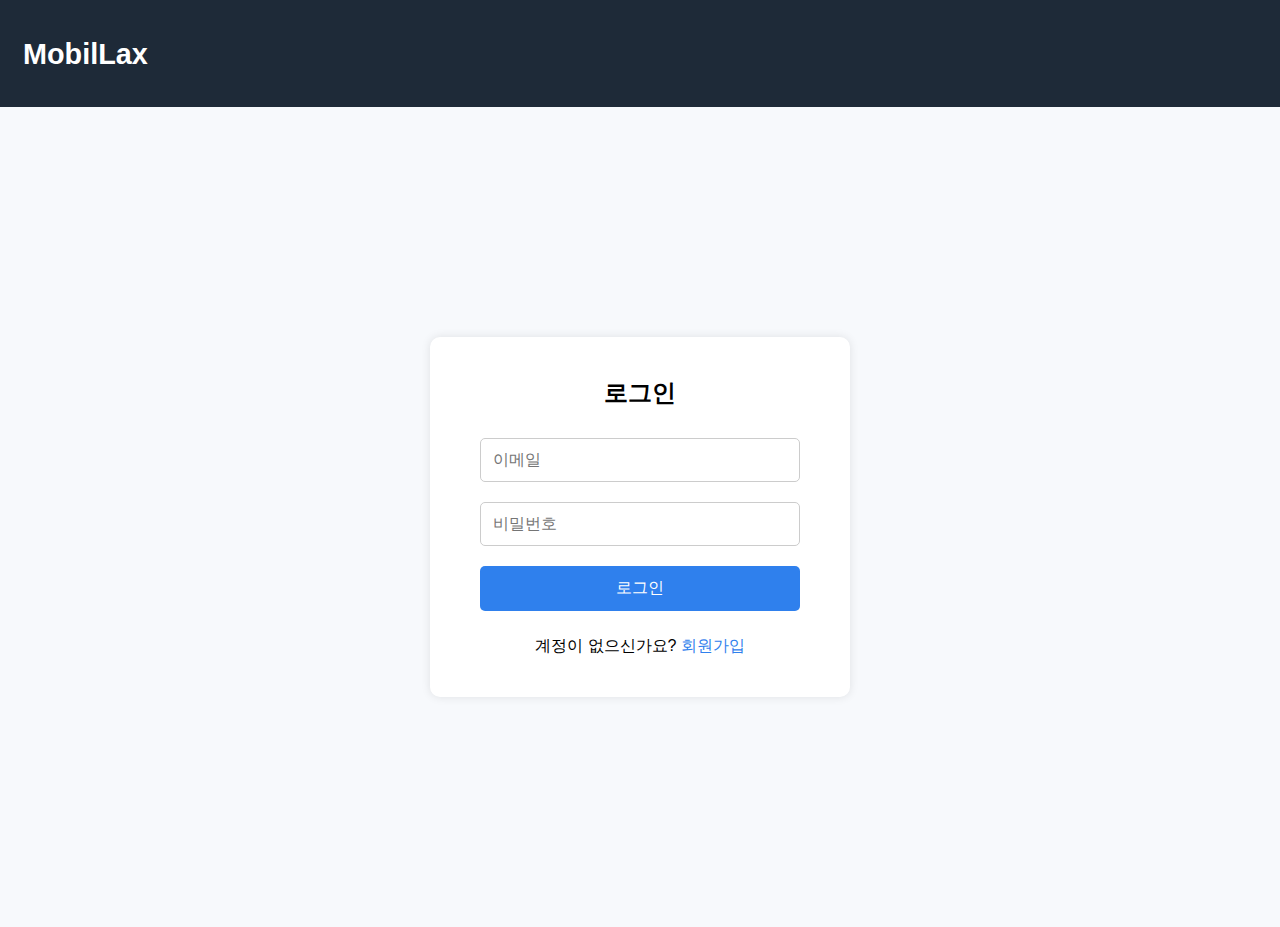
<file: login.html>
<!DOCTYPE html>
<html lang="ko">
<head>
  <meta charset="UTF-8">
  <title>MobilLax - 로그인</title>
  <link href="css/login.css" type="text/css" rel="stylesheet">
  </style>
</head>
<body>
  <header>
    <h1><a href="index.html">MobilLax</a></h1>
  </header>
  <div class="form-wrapper">
    <div class="form-box">
      <h2>로그인</h2>
      <input type="email" placeholder="이메일">
      <input type="password" placeholder="비밀번호">
      <button onclick="alert('로그인 기능은 준비 중입니다')">로그인</button>
      <div class="link">계정이 없으신가요? <a href="singup.html">회원가입</a></div>
    </div>
  </div>
</body>
</html>
</file>
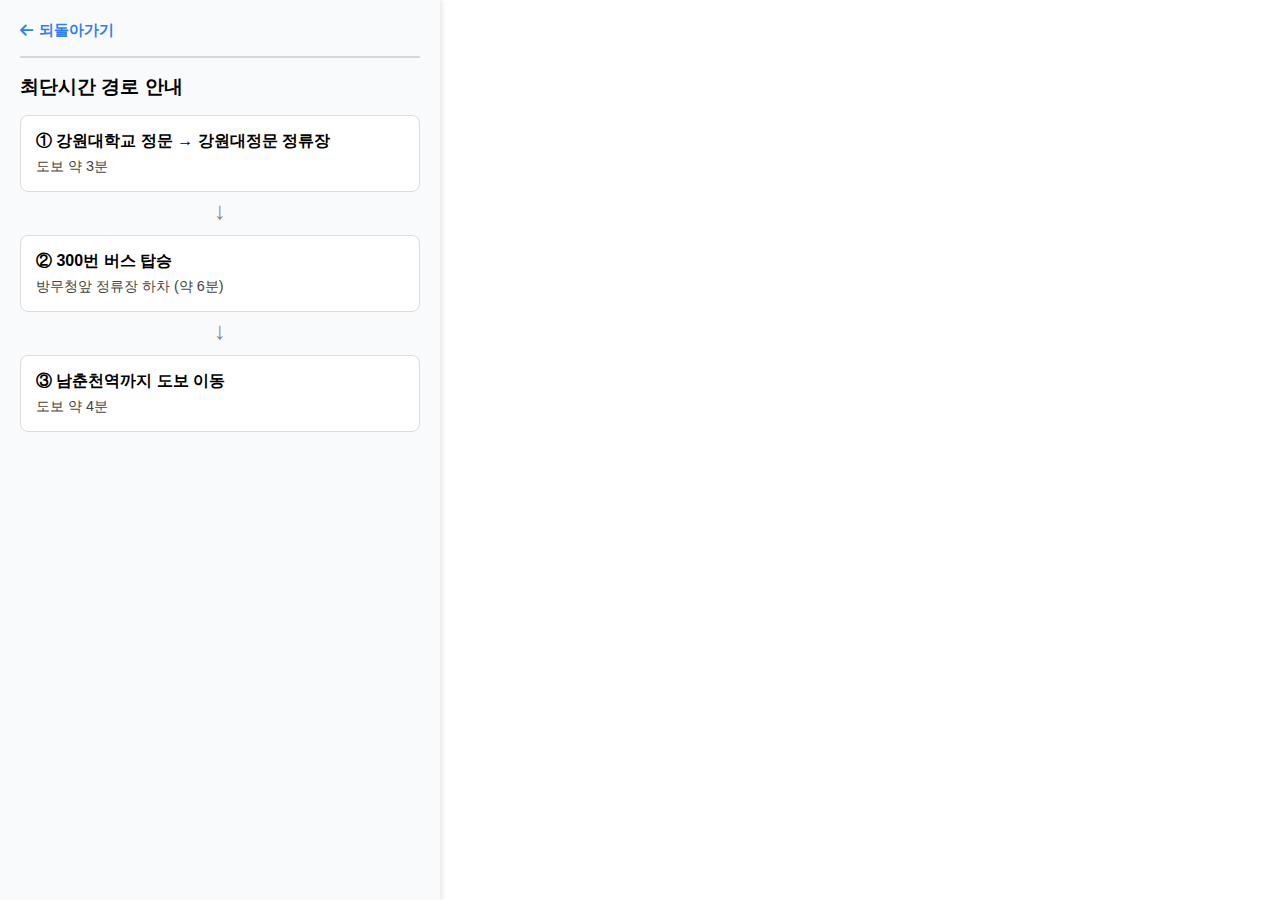
<file: route.html>
<!DOCTYPE html>
<html lang="ko">
<head>
  <meta charset="UTF-8">
  <meta name="viewport" content="width=device-width, initial-scale=1.0">
  <title>MobilLax - 최단시간 상세경로</title>
  <link rel="stylesheet" href="https://cdnjs.cloudflare.com/ajax/libs/font-awesome/6.0.0/css/all.min.css">
  <style>
    body {
      margin: 0;
      font-family: 'Segoe UI', sans-serif;
      display: flex;
      height: 100vh;
    }

    .back-home {
        margin-bottom: 15px;
        padding-bottom: 15px;
        border-bottom: 2px solid rgb(215, 215, 215);
    }  

    .back-home a {
        text-decoration: none;
        color: #2f80ed;
        font-weight: bold;
        font-size: 0.95em;
        display: inline-flex;
        align-items: center;
        gap: 6px;
    }

    .back-home i {
        font-size: 1em;
    }

    .sidebar {
      width: 400px;
      padding: 20px;
      background-color: #f9fafc;
      box-shadow: 2px 0 5px rgba(0,0,0,0.1);
      overflow-y: auto;
    }

    .sidebar h2 {
      font-size: 1.2em;
      margin-bottom: 15px;
    }

    .route-step {
      background: #fff;
      border: 1px solid #ddd;
      border-radius: 8px;
      padding: 15px;
      margin-bottom: 10px;
    }

    .route-step h4 {
      margin: 0 0 5px 0;
      font-size: 1em;
    }

    .step-arrow {
      text-align: center;
      font-size: 1.5em;
      margin: -5px 0 10px 0;
      color: #888;
    }

    .route-step p {
      margin: 0;
      font-size: 0.9em;
      color: #444;
    }

    .map {
      flex: 1;
      background-color: #eee;
    }

    iframe {
      width: 100%;
      height: 100%;
      border: none;
    }

    iframe {
      width: 100%;
      height: 100%;
      border: none;
    }

  </style>
</head>
<body>
    <div class="sidebar">
        <div class="back-home">
            <a href="index.html" title="홈으로"><i class="fas fa-arrow-left"></i> 되돌아가기</a>
        </div>
        <h2>최단시간 경로 안내</h2>

        <div class="route-step">
            <h4>① 강원대학교 정문 → 강원대정문 정류장</h4>
            <p>도보 약 3분</p>
        </div>

        <div class="step-arrow">↓</div>

        <div class="route-step">
            <h4>② 300번 버스 탑승</h4>
            <p>방무청앞 정류장 하차 (약 6분)</p>
        </div>

        <div class="step-arrow">↓</div>

        <div class="route-step">
            <h4>③ 남춘천역까지 도보 이동</h4>
            <p>도보 약 4분</p>
        </div>
    </div>
    
</body>
</html>
</file>
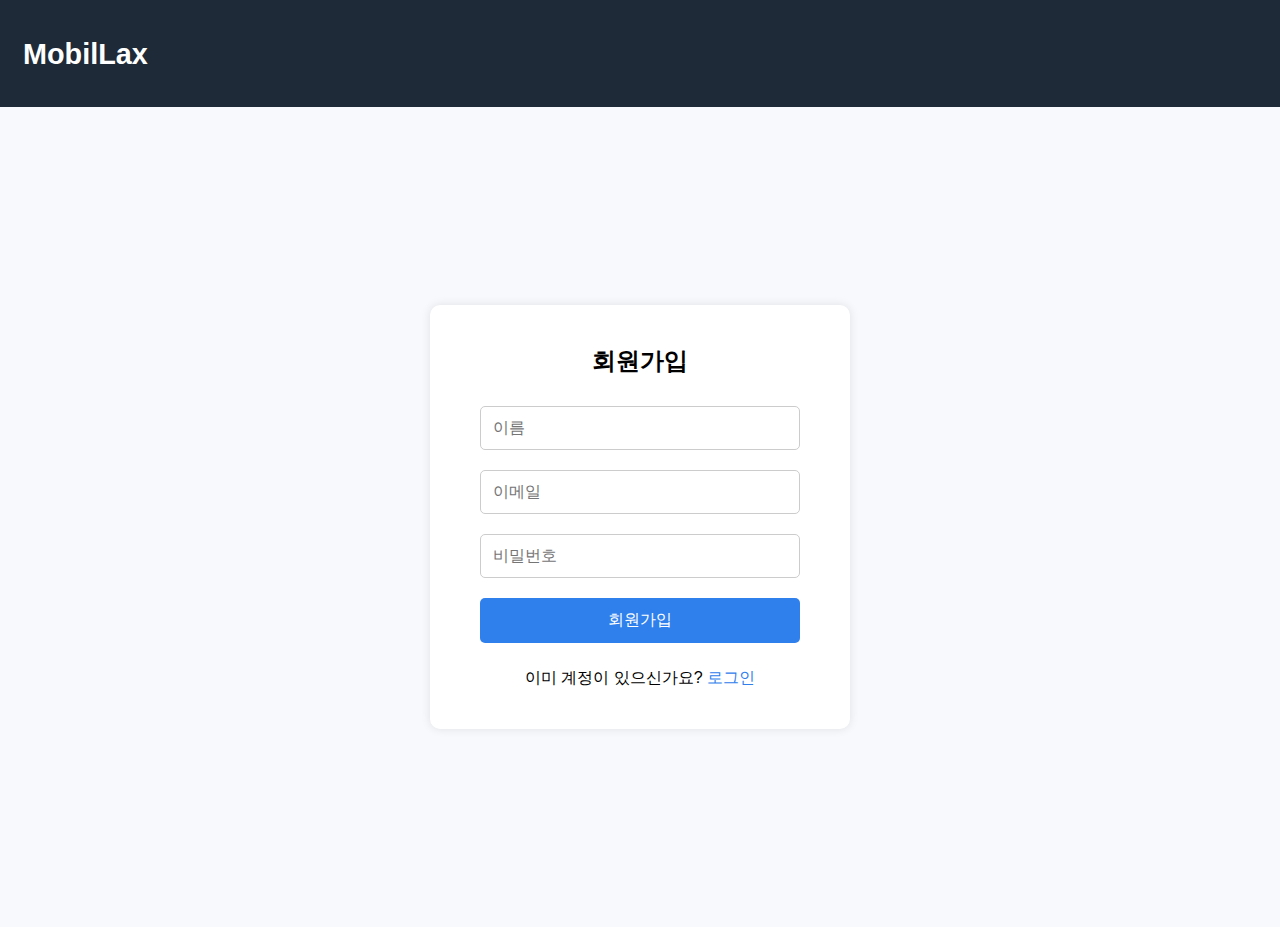
<file: singup.html>
<!DOCTYPE html>
<html lang="ko">
<head>
  <meta charset="UTF-8">
  <title>MobilLax - 회원가입</title>
  <link href="css/login.css" type="text/css" rel="stylesheet">
</head>
<body>
  <header>
    <h1><a href="index.html">MobilLax</a></h1>
  </header>
  <div class="form-wrapper">
    <div class="form-box">
      <h2>회원가입</h2>
      <input type="text" placeholder="이름">
      <input type="email" placeholder="이메일">
      <input type="password" placeholder="비밀번호">
      <button onclick="alert('회원가입 기능은 준비 중입니다')">회원가입</button>
      <div class="link">이미 계정이 있으신가요? <a href="login.html">로그인</a></div>
    </div>
  </div>
</body>
</html>
</file>
<file: css/login.css>
body {
  font-family: 'Segoe UI', sans-serif;
  background-color: #f7f9fc;
  margin: 0;
}
header {
  background-color: #1e2a38;
  color: white;
  padding: 20px;
  display: flex;
  justify-content: space-between;
  align-items: center;
  flex-wrap: wrap;
}
header h1 {
  margin: 0;
  padding: 15px 3px;
}
header a {
  color: white;
  text-decoration: none;
  font-size: 0.9em;
}
.form-wrapper {
  display: flex;
  justify-content: center;
  align-items: center;
  height: calc(100vh - 80px);
}
.form-box {
  background: white;
  padding: 40px 50px;
  border-radius: 10px;
  box-shadow: 0 0 10px rgba(0,0,0,0.1);
  width: 100%;
  max-width: 320px;
}
h2 {
  margin-top: 0;
  text-align: center;
}
input, button {
  width: 100%;
  padding: 12px;
  margin: 10px 0;
  border-radius: 5px;
  border: 1px solid #ccc;
  box-sizing: border-box;
  font-size: 1em;
}
button {
  background-color: #2f80ed;
  color: white;
  border: none;
  cursor: pointer;
}
.link {
  text-align: center;
  margin-top: 15px;
}
.link a {
  color: #2f80ed;
  text-decoration: none;
}
@media (max-width: 480px) {
  .form-box {
    padding: 30px 20px;
    border-radius: 8px;
  }
  
  input, button {
    padding: 10px;
    font-size: 0.95em;
  }
}
</file>
